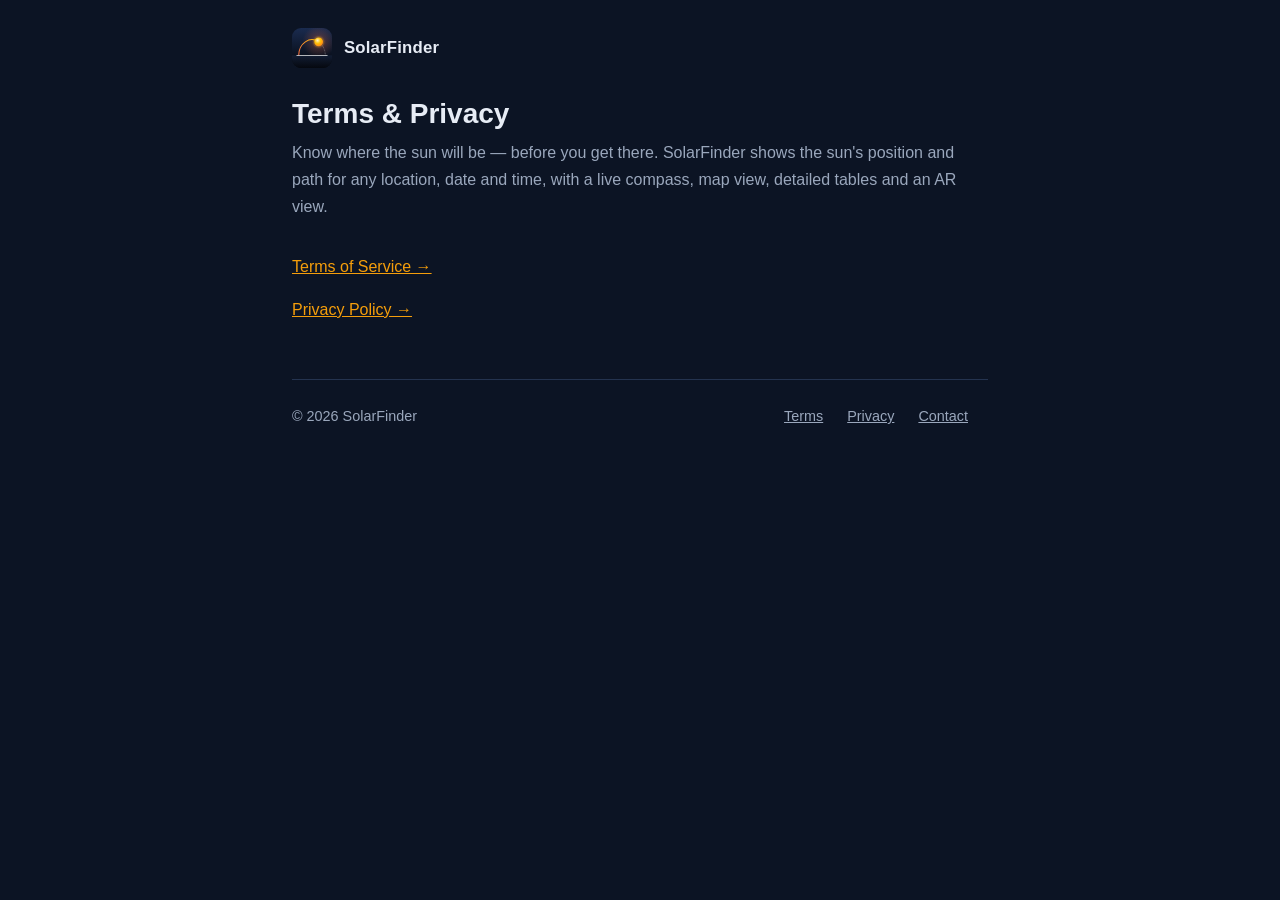
<file: index.html>
<!doctype html>
<html lang="en">
<head>
  <meta charset="utf-8">
  <meta name="viewport" content="width=device-width, initial-scale=1">
  <title>SolarFinder — Terms &amp; Privacy</title>
  <meta name="description" content="Terms of Service and Privacy Policy for the SolarFinder app.">
  <link rel="icon" href="icon.svg" type="image/svg+xml">
  <link rel="stylesheet" href="style.css">
</head>
<body>
  <div class="wrap">
    <header class="site">
      <img src="icon.svg" alt="SolarFinder icon">
      <span class="name">SolarFinder</span>
    </header>

    <h1>Terms &amp; Privacy</h1>
    <p style="color: var(--muted); margin-bottom: 2rem;">
      Know where the sun will be — before you get there.
      SolarFinder shows the sun's position and path for any location, date and
      time, with a live compass, map view, detailed tables and an AR view.
    </p>

    <p style="margin: 0 0 1rem;"><a href="terms.html">Terms of Service →</a></p>
    <p><a href="privacy.html">Privacy Policy →</a></p>

    <footer>
      <span>© 2026 SolarFinder</span>
      <nav>
        <a href="terms.html">Terms</a>
        <a href="privacy.html">Privacy</a>
        <a href="mailto:pythondev40@gmail.com">Contact</a>
      </nav>
    </footer>
  </div>
</body>
</html>
</file>
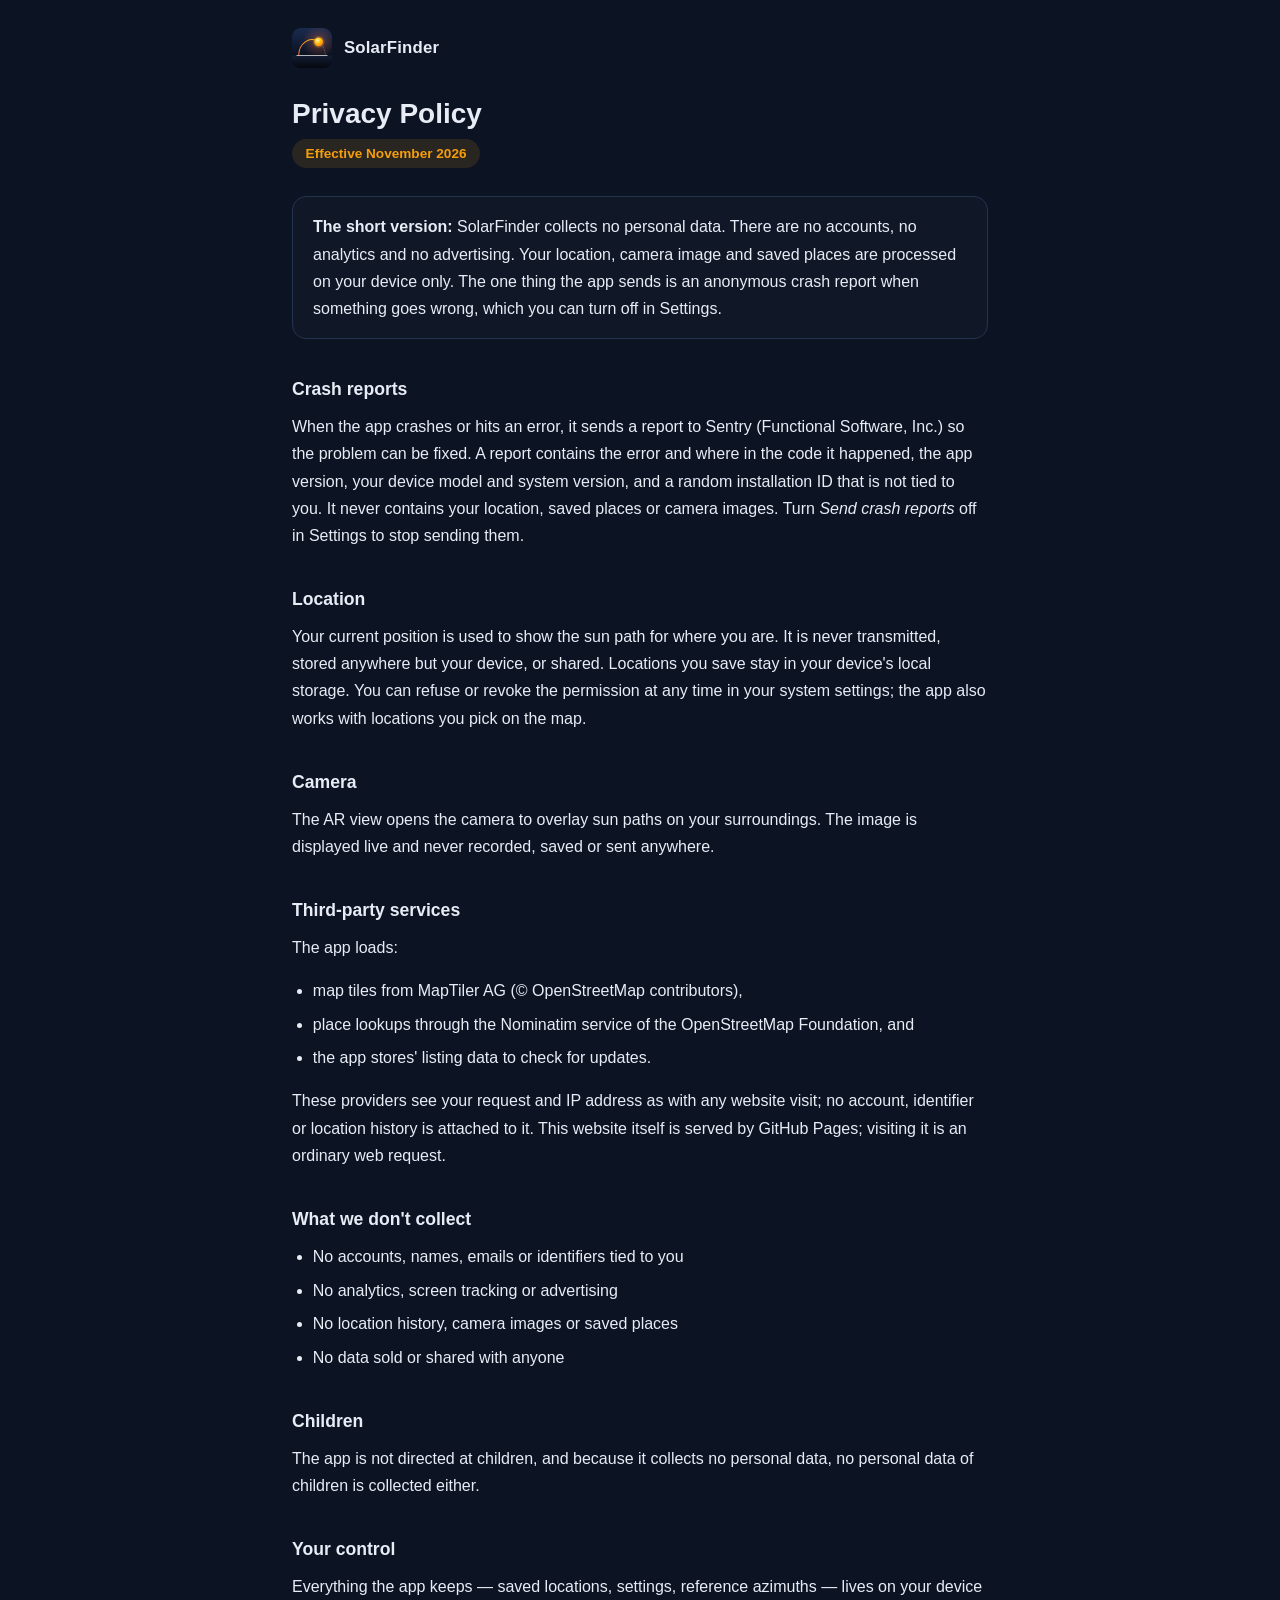
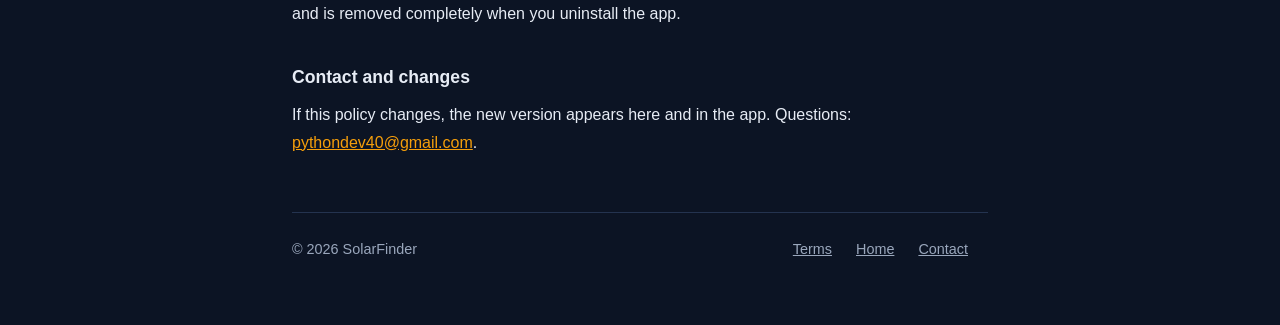
<file: privacy.html>
<!doctype html>
<html lang="en">
<head>
  <meta charset="utf-8">
  <meta name="viewport" content="width=device-width, initial-scale=1">
  <title>Privacy Policy — SolarFinder</title>
  <meta name="description" content="SolarFinder Privacy Policy: no tracking, no analytics, no advertising. Location and camera data never leave your device.">
  <link rel="icon" href="icon.svg" type="image/svg+xml">
  <link rel="stylesheet" href="style.css">
</head>
<body>
  <div class="wrap">
    <header class="site">
      <img src="icon.svg" alt="SolarFinder icon">
      <span class="name"><a href="index.html">SolarFinder</a></span>
    </header>

    <h1>Privacy Policy</h1>
    <span class="effective">Effective November 2026</span>

    <p class="lead">
      <strong>The short version:</strong> SolarFinder collects no personal
      data. There are no accounts, no analytics and no advertising. Your
      location, camera image and saved places are processed on your device
      only. The one thing the app sends is an anonymous crash report when
      something goes wrong, which you can turn off in Settings.
    </p>

    <h2>Crash reports</h2>
    <p>
      When the app crashes or hits an error, it sends a report to Sentry
      (Functional Software, Inc.) so the problem can be fixed. A report
      contains the error and where in the code it happened, the app version,
      your device model and system version, and a random installation ID that
      is not tied to you. It never contains your location, saved places or
      camera images. Turn <em>Send crash reports</em> off in Settings to stop
      sending them.
    </p>

    <h2>Location</h2>
    <p>
      Your current position is used to show the sun path for where you are.
      It is never transmitted, stored anywhere but your device, or shared.
      Locations you save stay in your device's local storage. You can refuse
      or revoke the permission at any time in your system settings; the app
      also works with locations you pick on the map.
    </p>

    <h2>Camera</h2>
    <p>
      The AR view opens the camera to overlay sun paths on your surroundings.
      The image is displayed live and never recorded, saved or sent anywhere.
    </p>

    <h2>Third-party services</h2>
    <p>The app loads:</p>
    <ul>
      <li>map tiles from MapTiler AG (© OpenStreetMap contributors),</li>
      <li>place lookups through the Nominatim service of the OpenStreetMap
          Foundation, and</li>
      <li>the app stores' listing data to check for updates.</li>
    </ul>
    <p>
      These providers see your request and IP address as with any website
      visit; no account, identifier or location history is attached to it.
      This website itself is served by GitHub Pages; visiting it is an
      ordinary web request.
    </p>

    <h2>What we don't collect</h2>
    <ul>
      <li>No accounts, names, emails or identifiers tied to you</li>
      <li>No analytics, screen tracking or advertising</li>
      <li>No location history, camera images or saved places</li>
      <li>No data sold or shared with anyone</li>
    </ul>

    <h2>Children</h2>
    <p>
      The app is not directed at children, and because it collects no
      personal data, no personal data of children is collected either.
    </p>

    <h2>Your control</h2>
    <p>
      Everything the app keeps — saved locations, settings, reference
      azimuths — lives on your device and is removed completely when you
      uninstall the app.
    </p>

    <h2>Contact and changes</h2>
    <p>
      If this policy changes, the new version appears here and in the app.
      Questions: <a href="mailto:pythondev40@gmail.com">pythondev40@gmail.com</a>.
    </p>

    <footer>
      <span>© 2026 SolarFinder</span>
      <nav>
        <a href="terms.html">Terms</a>
        <a href="index.html">Home</a>
        <a href="mailto:pythondev40@gmail.com">Contact</a>
      </nav>
    </footer>
  </div>
</body>
</html>
</file>
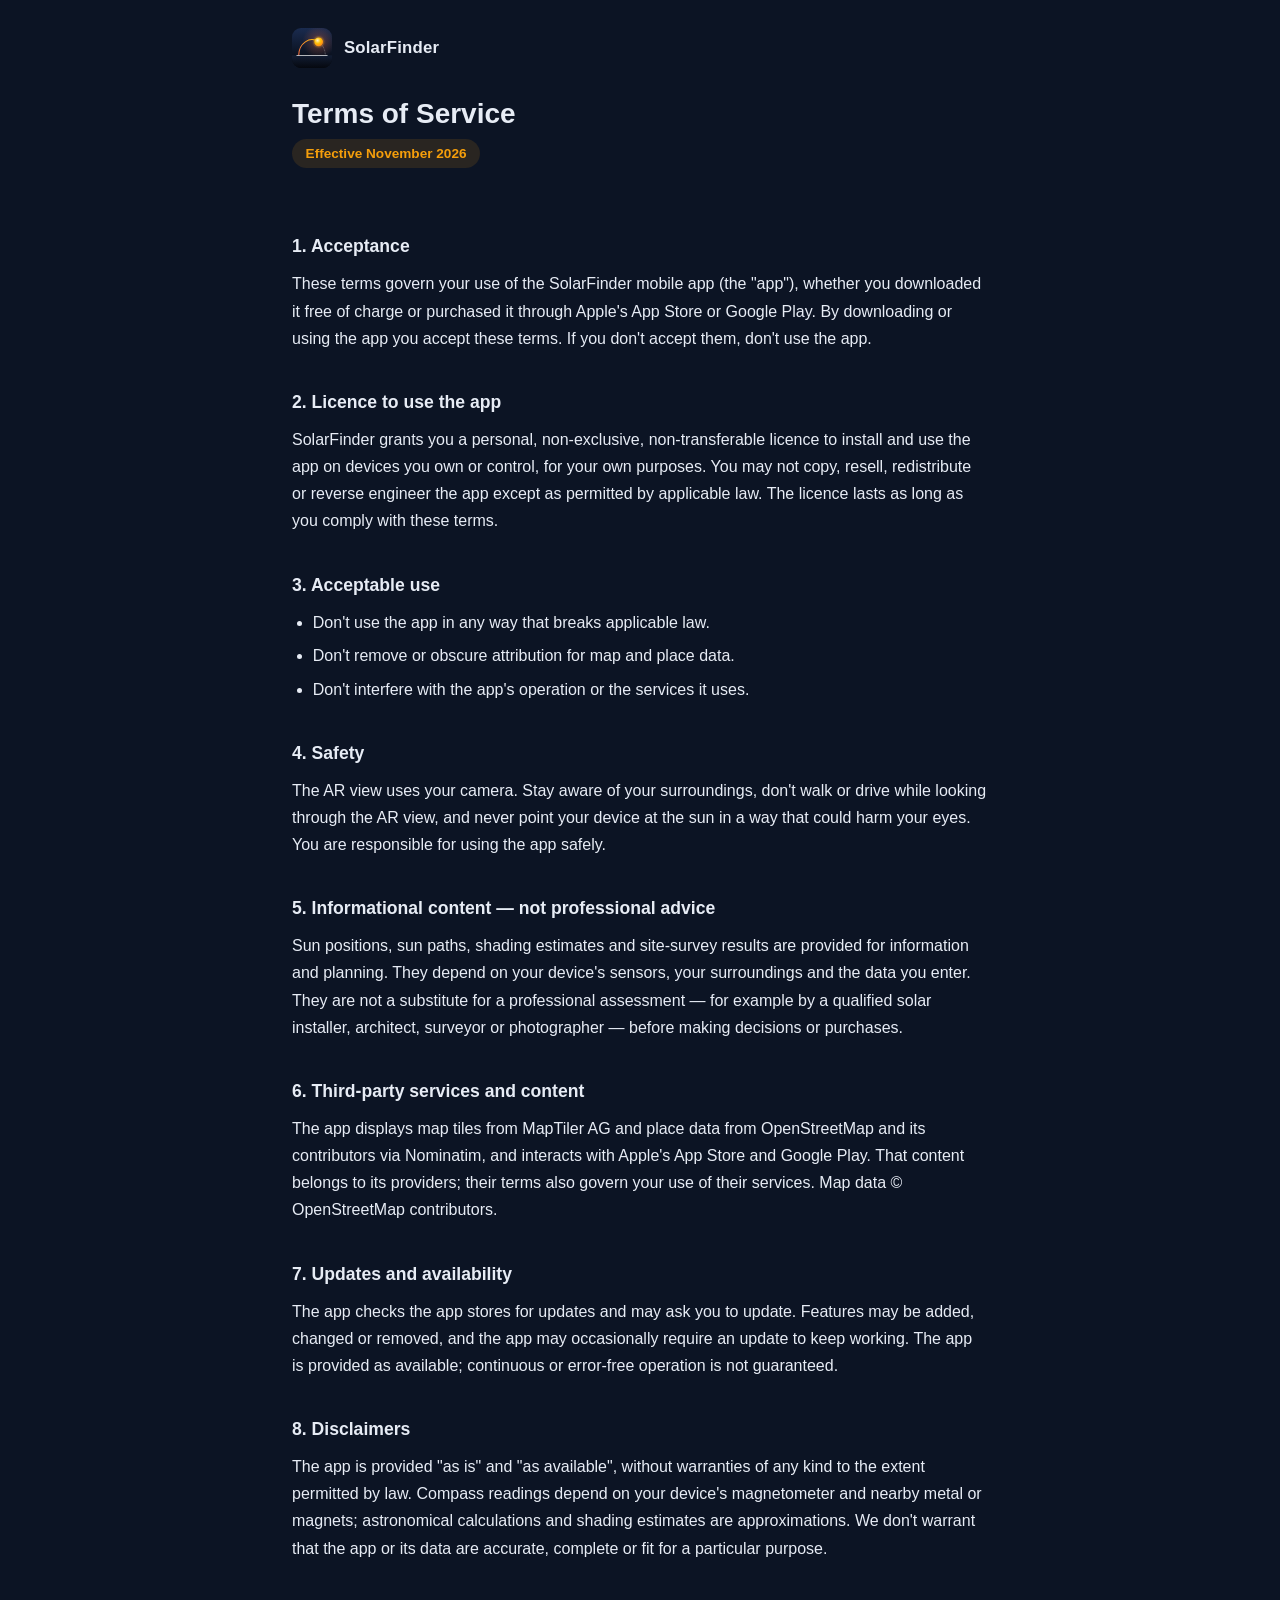
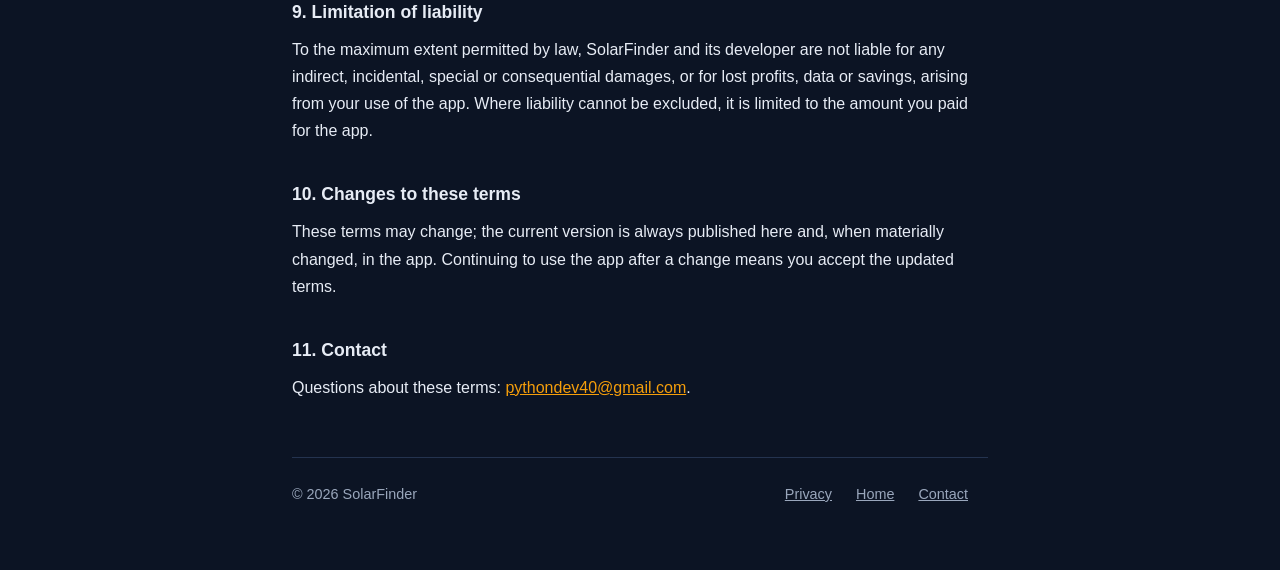
<file: terms.html>
<!doctype html>
<html lang="en">
<head>
  <meta charset="utf-8">
  <meta name="viewport" content="width=device-width, initial-scale=1">
  <title>Terms of Service — SolarFinder</title>
  <meta name="description" content="Terms of Service for the SolarFinder app.">
  <link rel="icon" href="icon.svg" type="image/svg+xml">
  <link rel="stylesheet" href="style.css">
</head>
<body>
  <div class="wrap">
    <header class="site">
      <img src="icon.svg" alt="SolarFinder icon">
      <span class="name"><a href="index.html">SolarFinder</a></span>
    </header>

    <h1>Terms of Service</h1>
    <span class="effective">Effective November 2026</span>

    <h2>1. Acceptance</h2>
    <p>
      These terms govern your use of the SolarFinder mobile app (the "app"),
      whether you downloaded it free of charge or purchased it through Apple's
      App Store or Google Play. By downloading or using the app you accept
      these terms. If you don't accept them, don't use the app.
    </p>

    <h2>2. Licence to use the app</h2>
    <p>
      SolarFinder grants you a personal, non-exclusive, non-transferable
      licence to install and use the app on devices you own or control, for
      your own purposes. You may not copy, resell, redistribute or reverse
      engineer the app except as permitted by applicable law. The licence
      lasts as long as you comply with these terms.
    </p>

    <h2>3. Acceptable use</h2>
    <ul>
      <li>Don't use the app in any way that breaks applicable law.</li>
      <li>Don't remove or obscure attribution for map and place data.</li>
      <li>Don't interfere with the app's operation or the services it uses.</li>
    </ul>

    <h2>4. Safety</h2>
    <p>
      The AR view uses your camera. Stay aware of your surroundings, don't
      walk or drive while looking through the AR view, and never point your
      device at the sun in a way that could harm your eyes. You are
      responsible for using the app safely.
    </p>

    <h2>5. Informational content — not professional advice</h2>
    <p>
      Sun positions, sun paths, shading estimates and site-survey results are
      provided for information and planning. They depend on your device's
      sensors, your surroundings and the data you enter. They are not a
      substitute for a professional assessment — for example by a qualified
      solar installer, architect, surveyor or photographer — before making
      decisions or purchases.
    </p>

    <h2>6. Third-party services and content</h2>
    <p>
      The app displays map tiles from MapTiler AG and place data from
      OpenStreetMap and its contributors via Nominatim, and interacts with
      Apple's App Store and Google Play. That content belongs to its
      providers; their terms also govern your use of their services. Map data
      © OpenStreetMap contributors.
    </p>

    <h2>7. Updates and availability</h2>
    <p>
      The app checks the app stores for updates and may ask you to update.
      Features may be added, changed or removed, and the app may occasionally
      require an update to keep working. The app is provided as available;
      continuous or error-free operation is not guaranteed.
    </p>

    <h2>8. Disclaimers</h2>
    <p>
      The app is provided "as is" and "as available", without warranties of
      any kind to the extent permitted by law. Compass readings depend on
      your device's magnetometer and nearby metal or magnets; astronomical
      calculations and shading estimates are approximations. We don't warrant
      that the app or its data are accurate, complete or fit for a particular
      purpose.
    </p>

    <h2>9. Limitation of liability</h2>
    <p>
      To the maximum extent permitted by law, SolarFinder and its developer
      are not liable for any indirect, incidental, special or consequential
      damages, or for lost profits, data or savings, arising from your use of
      the app. Where liability cannot be excluded, it is limited to the
      amount you paid for the app.
    </p>

    <h2>10. Changes to these terms</h2>
    <p>
      These terms may change; the current version is always published here
      and, when materially changed, in the app. Continuing to use the app
      after a change means you accept the updated terms.
    </p>

    <h2>11. Contact</h2>
    <p>
      Questions about these terms:
      <a href="mailto:pythondev40@gmail.com">pythondev40@gmail.com</a>.
    </p>

    <footer>
      <span>© 2026 SolarFinder</span>
      <nav>
        <a href="privacy.html">Privacy</a>
        <a href="index.html">Home</a>
        <a href="mailto:pythondev40@gmail.com">Contact</a>
      </nav>
    </footer>
  </div>
</body>
</html>
</file>
<file: style.css>
:root {
  --bg: #0c1424;
  --surface: #101828;
  --card: #17233c;
  --border: #24334f;
  --text: #e7ecf5;
  --muted: #9aa7bc;
  --accent: #f59e0b;
  --accent-soft: rgba(245, 158, 11, 0.12);
}
* { box-sizing: border-box; }
html { -webkit-text-size-adjust: 100%; }
body {
  margin: 0;
  background: var(--bg);
  color: var(--text);
  font: 16px/1.7 -apple-system, BlinkMacSystemFont, "Segoe UI", Roboto, Helvetica, Arial, sans-serif;
}
.wrap { max-width: 46rem; margin: 0 auto; padding: 1.5rem 1.25rem 4rem; }
header.site {
  display: flex;
  align-items: center;
  gap: 0.75rem;
  padding: 0.25rem 0 1.75rem;
}
header.site img { width: 40px; height: 40px; border-radius: 9px; }
header.site .name { font-weight: 700; font-size: 1.05rem; letter-spacing: 0.01em; }
header.site a { color: inherit; text-decoration: none; }
h1 { font-size: 1.75rem; line-height: 1.25; margin: 0 0 0.5rem; }
.effective {
  display: inline-block;
  background: var(--accent-soft);
  color: var(--accent);
  border-radius: 999px;
  padding: 0.2rem 0.85rem;
  font-size: 0.85rem;
  font-weight: 600;
  margin: 0 0 1.75rem;
}
h2 {
  font-size: 1.1rem;
  margin: 2.25rem 0 0.5rem;
  scroll-margin-top: 1rem;
}
p, li { color: var(--text); }
p { margin: 0 0 1rem; }
ul { margin: 0 0 1rem; padding-left: 1.3rem; }
li { margin-bottom: 0.4rem; }
a { color: var(--accent); }
code {
  font: 0.9em ui-monospace, SFMono-Regular, Menlo, Consolas, monospace;
  background: var(--card);
  border-radius: 5px;
  padding: 0.1em 0.4em;
}
.lead {
  background: var(--surface);
  border: 1px solid var(--border);
  border-radius: 14px;
  padding: 1rem 1.25rem;
}
footer {
  margin-top: 3.5rem;
  padding-top: 1.5rem;
  border-top: 1px solid var(--border);
  color: var(--muted);
  font-size: 0.9rem;
  display: flex;
  flex-wrap: wrap;
  gap: 0.75rem 1.5rem;
  justify-content: space-between;
}
footer nav a { margin-right: 1.25rem; color: var(--muted); }
footer nav a:hover { color: var(--text); }
</file>
